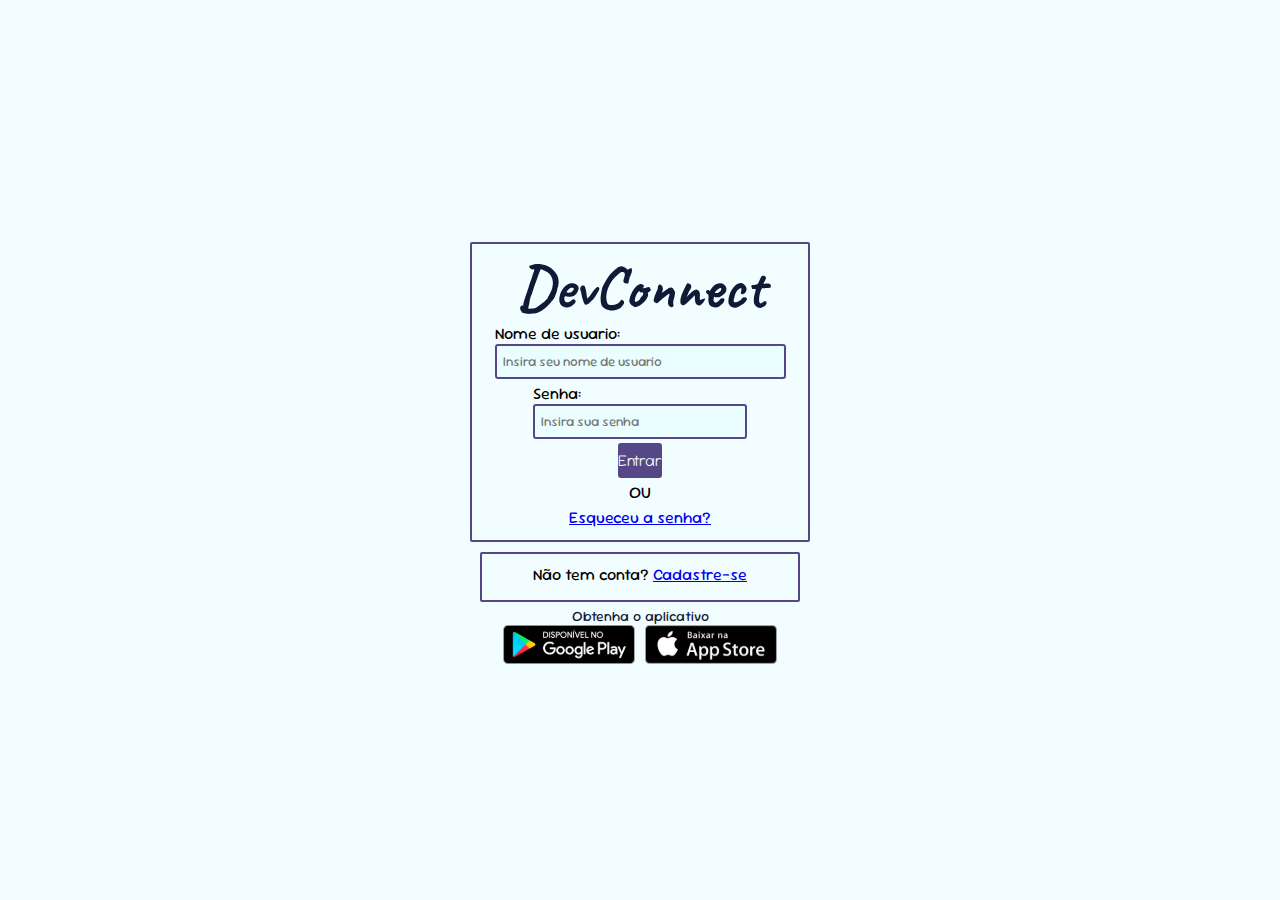
<file: static_devconnect/pages/index.html>
<!DOCTYPE html>
<html lang="pt-BR">

<head>
    <meta charset="UTF-8">
    <meta name="viewport" content="width=device-width, initial-scale=1.0">
    <meta name="author" content="Eduardo Pereira Silva">
    <meta name="description" content="Site da empresa Dev-Connect">

    <title> DevConnect - Login </title>
    <link rel="shortcut" href="../images/logo-sm.svg" type="image/x-icon">

    <!--  CSS -->
    <link rel="stylesheet" href="../style/global.css">
    <link rel="stylesheet" href="../style/login.css">

</head>

<body>

    <main>
        <div>

            <form id="formulario" class="estilo-formulario">

                <img src="../images/logo-lg.svg" alt="">

                <div>

                    <label for="">Nome de usuario:</label>
                    <input type="email" placeholder="  Insira seu nome de usuario" id="" >

                </div>


                <div>

                    <label for="">Senha:</label>
                    <input type="password" placeholder="  Insira sua senha" id="">

                </div>

                <button class="botao-roxo" type="submit">Entrar</button>

                <p>OU</p>

                <a href="#">Esqueceu a senha?</a>

            </form>

            <section id="cadastro" class="estilo-formulario">

                <p>Não tem conta? <a href="../pages/cadastro.html" class="cadastre-se"> Cadastre-se</a></p>

            </section>

            <p id="infomações-app">Obtenha o aplicativo</p>

            <!--  instalação  -->
            <section id="secao-aplicativo">

                <img src="../images/google-play.svg" alt="google">
                <img src="../images/app-store.svg" alt="app-store">

            </section>
        </div>
        <h1> Tela pricipal login </h1>

    </main>

</body>

</html>
</file>
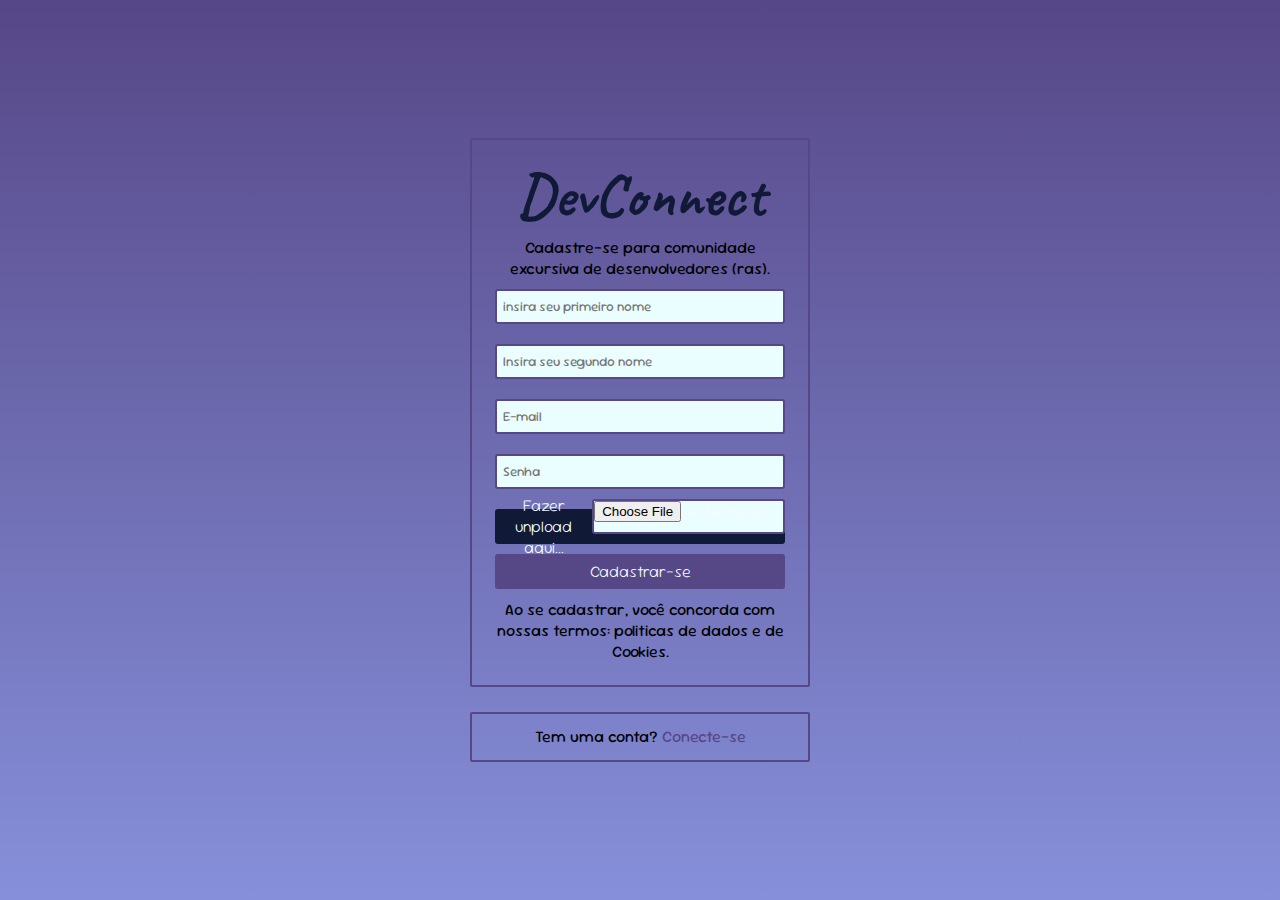
<file: static_devconnect/pages/cadastro.html>
<!DOCTYPE html>
<html lang="pt-BR">

<head>
    <meta charset="UTF-8">
    <meta name="viewport" content="width=device-width, initial-scale=1.0">
    <meta name="author" content="Eduardo Pereira Silva">
    <meta name="description" content="Site da empresa Dev-Connect">

    <title> DevConnect - Cadastro </title>
    <link rel="shortcut" href="../images/logo-sm.svg" type="image/x-icon">

    <!--  CSS -->
    <link rel="stylesheet" href="../style/global.css">
    <link rel="stylesheet" href="../style/cadastro.css">

</head>

<body>

    <main>
        <div>

            <form id="formulario" class="estilo-formulario">

                <img src="../images/logo-lg.svg" alt="">

                <p>Cadastre-se para comunidade excursiva de desenvolvedores (ras).</p>

                <input type="text" placeholder="  insira seu primeiro nome" id="">
                <input type="text" placeholder="  Insira seu segundo nome" id="">
                <input type="email" placeholder="  E-mail" id="">
                <input type="password" placeholder="  Senha" id="">

                <div class="botao-azul">

                    <label for="botao-file" >Fazer unpload aqui...</label>
                    <input type="file" id="botao-file" class="file">

                </div>

                <button class="botao-roxo" type="submit">Cadastrar-se</button>


                <p>Ao se cadastrar, você concorda com nossas termos: politicas de dados e de Cookies.</p>

            </form>

            <section id="cadastro" class="estilo-formulario">

                <p>Tem uma conta? <a href="../pages/index.html" class="cadastre-se"> Conecte-se</a></p>

            </section>

        </div>

        <h1> Tela pricipal login </h1>

    </main>

</body>

</html>
</file>
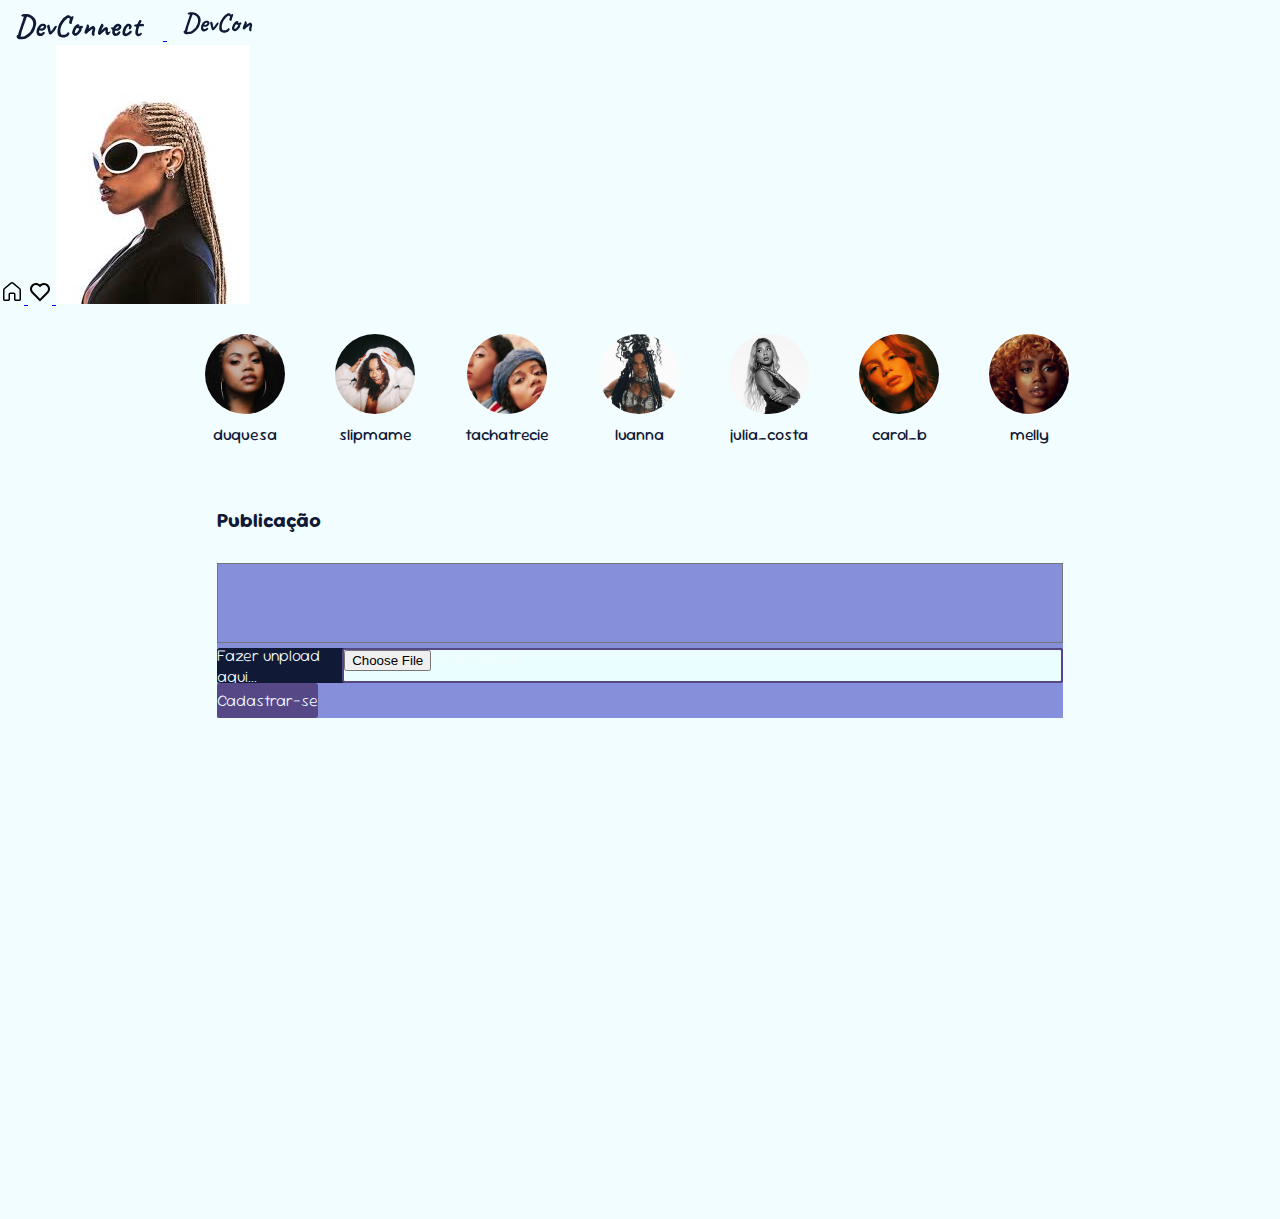
<file: static_devconnect/pages/feead.html>
<!DOCTYPE html>
<html lang="pt-BR">

<head>
    <meta charset="UTF-8">
    <meta name="viewport" content="width=device-width, initial-scale=1.0">
    <meta name="author" content="Eduardo Pereira Silva">
    <meta name="description" content="Site da empresa DevConnect">

    <title> DevConnect - Feed </title>

    <link rel="shortcut icon" href="../images/logo-sm.svg" type="image/x-icon">

    <link rel="stylesheet" href="../style/global.css">
    <link rel="stylesheet" href="../style/feead.css">

</head>

<body>
    <h1>Tela feed - DevConnect</h1>
    <header id="cabecalho">
        <!-- inicio header -->
        <nav>

            <a id="logo-desktop" href="./feead.html">
                <img src="../images/logo-md.svg" alt="logo">
            </a>

            <a id="logo-mobile" href="./feead.html">
                <img src="../images/logo-sm.svg" alt="logo">
            </a>

            <!-- icons -->
            <div class="cabecalho-acoes">

                <a href="../pages/feead.html">
                    <img src="../images/icone-casa-preto.svg" alt="casa">
                </a>

                <a href="#">
                    <img src="../images/icone-coracao-preto.svg" alt="coração">
                </a>

                <a href="#">
                    <img id="foto-perfil" src="../images/imagen-ebony.jpg" alt="foto de perfil">
                </a>
            </div>

        </nav>

        <!-- fim header -->
    </header>

    <main>
        <!-- inicio main -->
        <div class="secao-storys">

            <section id="storys" class="estilo-formulario">

                <article class="card-story">

                    <a href="#">
                        <img src="../images/imagen-duque.jpg" alt="Foto do stories">
                        <span>Duquesa</span>
                    </a>

                </article>

                <article class="card-story">

                    <a href="#">
                        <img src="../images/imagen-slipmame.jpg" alt="Foto do stories">
                        <span>SlipMame</span>
                    </a>
                </article>

                <article class="card-story">

                    <a href="#">
                        <img src="../images/images-tacha-e-trecie.jpg" alt="Foto do stories">
                        <span>tachaTrecie</span>
                    </a>
                </article>

                <article class="card-story">
                    <a href="#">
                        <img src="../images/imagen-luanna.jpg" alt="Foto do stories">
                        <span>Luanna</span>
                    </a>
                </article>

                <article class="card-story">
                    <a href="#">
                        <img src="../images/imagen-juliaC.jpg" alt="Foto do stories">
                        <span>Julia_Costa</span>
                    </a>
                </article>

                <article class="card-story">
                    <a href="#">
                        <img src="../images/imagen-carol.jpg" alt="Foto do stories">
                        <span>Carol_B</span>
                    </a>
                </article>

                <article class="card-story">
                    <a href="#">
                        <img src="../images/image-melly.jpg" alt="Foto do stories">
                        <span>Melly</span>
                    </a>
                </article>

                <article class="card-story">

                    <a href="#">
                        <img src="../images/imagen-doja.png" alt="Foto do stories">
                        <span>Doja_Cat</span>
                    </a>

                </article>

                <article class="card-story">

                    <a href="#">
                        <img src="../images/imagen-sza.jpg" alt="Foto do stories">
                        <span>sza</span>
                    </a>
                </article>

                <article class="card-story">

                    <a href="#">
                        <img src="../images/image-summerWalker.jpg" alt="Foto do stories">
                        <span>summer_Walker</span>
                    </a>
                </article>

            </section>

            <section id="cadastro-publi" class="estilo-formulario">

                <h2>Publicação</h2>

                <form action="">
                    <textarea name="" id=""></textarea>

                    <div >
                        <div class="botao-azul">

                            <label for="botao-file" >Fazer unpload aqui...</label>
                            <input type="file" id="botao-file" class="file">
        
                        </div>

                        <button class="botao-roxo" type="submit">Cadastrar-se</button>
                    </div>
                </form>

            </section>

        </div>
        <!-- fim main -->
    </main>

</body>

</html>
</file>
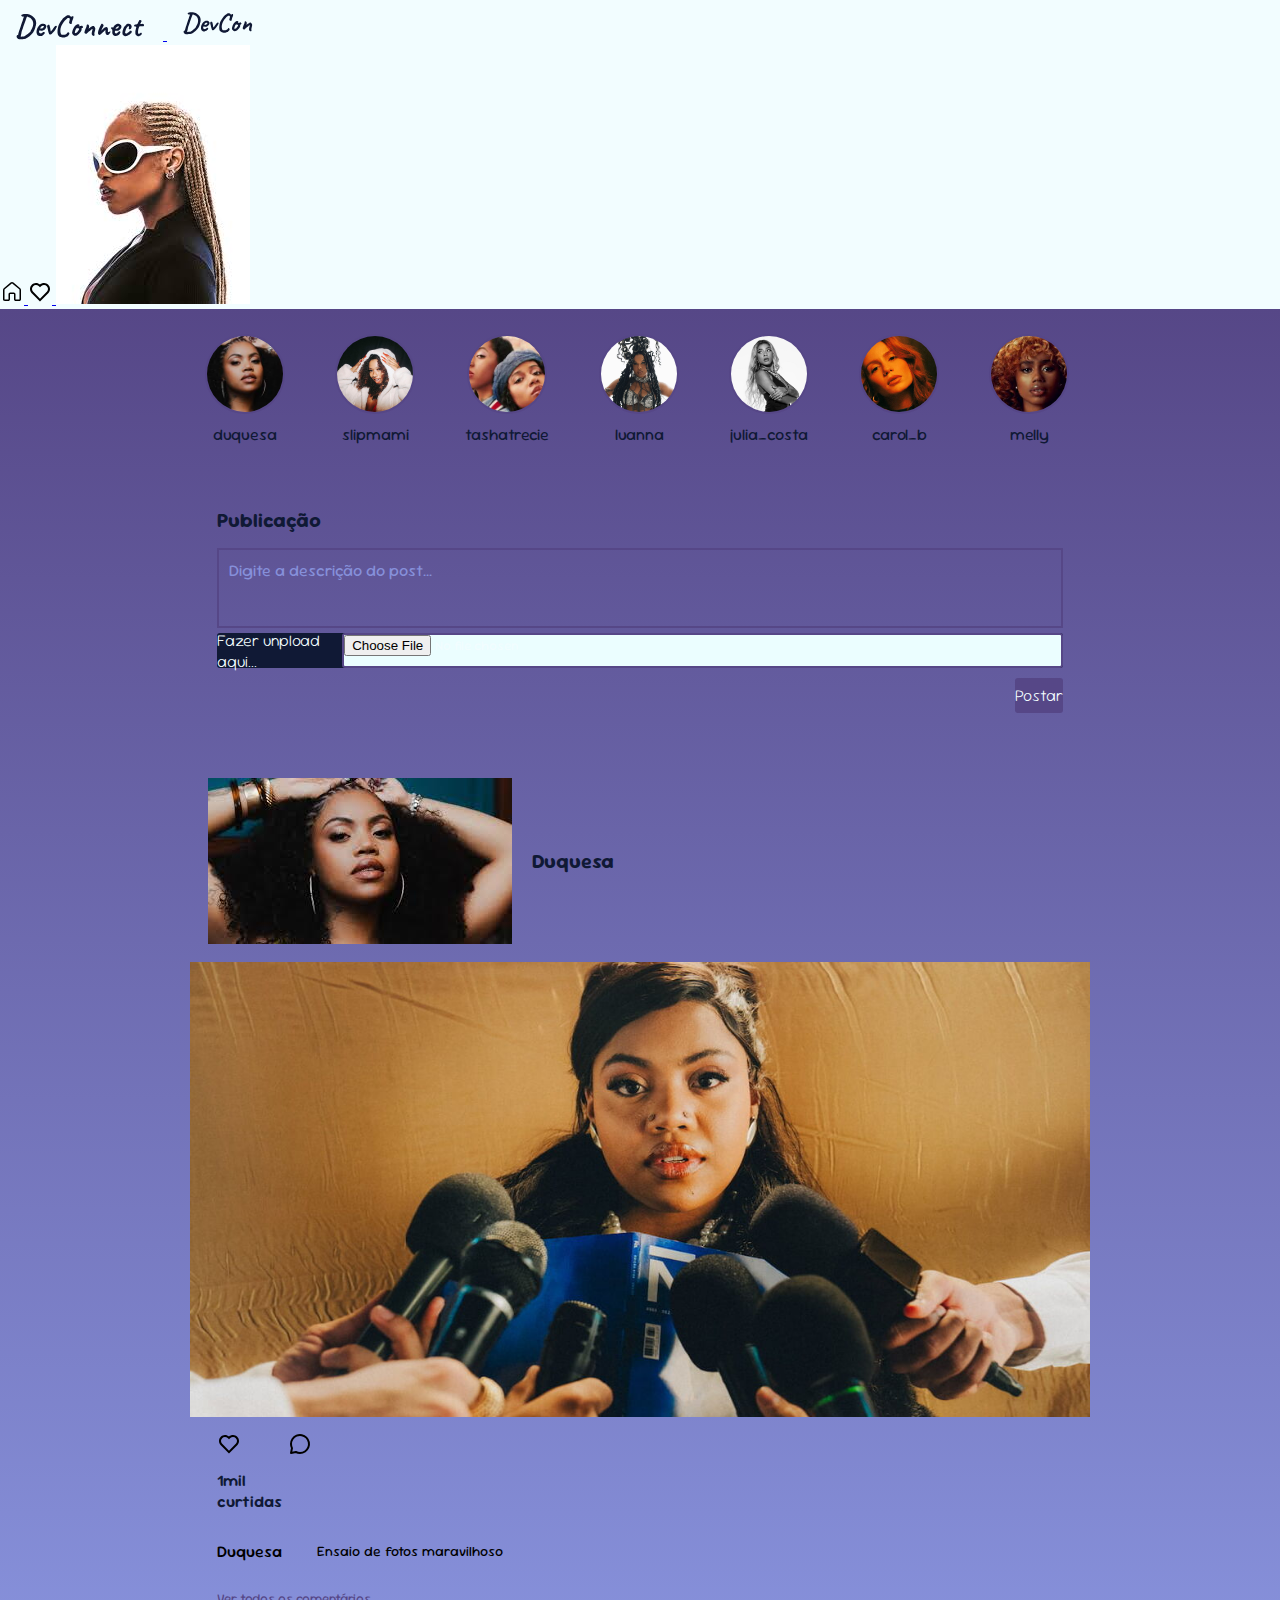
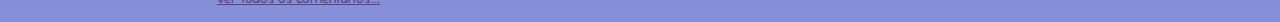
<file: static_devconnect/pages/feed.html>
<!DOCTYPE html>
<html lang="pt-BR">

<head>
    <meta charset="UTF-8">
    <meta name="viewport" content="width=device-width, initial-scale=1.0">
    <meta name="author" content="Eduardo Pereira Silva">
    <meta name="description" content="Site da empresa DevConnect">

    <title> DevConnect - Feed </title>

    <link rel="shortcut icon" href="../images/logo-sm.svg" type="image/x-icon">

    <link rel="stylesheet" href="../style/global.css">
    <link rel="stylesheet" href="../style/feed.css">

</head>

<body>
    <h1>Tela feed - DevConnect</h1>
    <header id="cabecalho">
        <!-- inicio header -->
        <nav>

            <a id="logo-desktop" href="./feed.html">
                <img src="../images/logo-md.svg" alt="logo">
            </a>

            <a id="logo-mobile" href="./feead.html">
                <img src="../images/logo-sm.svg" alt="logo">
            </a>

            <!-- icons -->
            <div class="cabecalho-acoes">

                <a href="../pages/feed.html">
                    <img src="../images/icone-casa-preto.svg" alt="casa">
                </a>

                <a href="#">
                    <img src="../images/icone-coracao-preto.svg" alt="coração">
                </a>

                <a href="../pages/perfil.html">
                    <img class="foto-perfil" src="../images/imagen-ebony.jpg" alt="foto de perfil">
                </a>
            </div>

        </nav>

        <!-- fim header -->
    </header>

    <main>
        <!-- inicio main -->
        <div class="secao-storys">

            <!-- inicio dos storys -->
            <section id="storys" class="estilo-formulario">

                <article class="card-story">

                    <a href="#">
                        <img src="../images/imagen-duque.jpg" alt="Foto do stories">
                        <span>Duquesa</span>
                    </a>

                </article>

                <article class="card-story">

                    <a href="#">
                        <img src="../images/imagen-slipmame.jpg" alt="Foto do stories">
                        <span>SlipMami</span>
                    </a>
                </article>

                <article class="card-story">

                    <a href="#">
                        <img src="../images/images-tacha-e-trecie.jpg" alt="Foto do stories">
                        <span>tashaTrecie</span>
                    </a>
                </article>

                <article class="card-story">
                    <a href="#">
                        <img src="../images/imagen-luanna.jpg" alt="Foto do stories">
                        <span>Luanna</span>
                    </a>
                </article>

                <article class="card-story">
                    <a href="#">
                        <img src="../images/imagen-juliaC.jpg" alt="Foto do stories">
                        <span>Julia_Costa</span>
                    </a>
                </article>

                <article class="card-story">
                    <a href="#">
                        <img src="../images/imagen-carol.jpg" alt="Foto do stories">
                        <span>Carol_B</span>
                    </a>
                </article>

                <article class="card-story">
                    <a href="#">
                        <img src="../images/image-melly.jpg" alt="Foto do stories">
                        <span>Melly</span>
                    </a>
                </article>

                <article class="card-story">

                    <a href="#">
                        <img src="../images/imagen-doja.png" alt="Foto do stories">
                        <span>Doja_Cat</span>
                    </a>

                </article>

                <article class="card-story">

                    <a href="#">
                        <img src="../images/imagen-sza.jpg" alt="Foto do stories">
                        <span>sza</span>
                    </a>
                </article>

                <article class="card-story">

                    <a href="#">
                        <img src="../images/image-summerWalker.jpg" alt="Foto do stories">
                        <span>summer_Walker</span>
                    </a>
                </article>

            </section>
            <!-- fim dos storys -->

            <!-- inicio do cadastro-publi -->
            <section id="cadastro-publi" class="estilo-formulario">

                <h2>Publicação</h2>

                <form action="">
                    <textarea name="" id="" placeholder="Digite a descrição do post..."></textarea>

                    <footer class="botaos">
                        <div class="botao-azul">

                            <label for="botao-file">Fazer unpload aqui...</label>
                            <input type="file" id="botao-file" class="file">

                        </div>

                        <button class="botao-roxo" type="submit">Postar</button>
                    </footer>
                </form>

            </section>
            <!-- fim do cadastro-publi -->

            <!-- inicio do card publicações -->
            <section id="publicacoes" class="estilo-formulario">

                <article class="card-publi">
                    <header>
                        <a href="#">
                            <img class="foto-perfil" src="../images/imagen-duque.jpg" alt="Foto do stories">
                            <span>Duquesa</span>
                        </a>

                    </header>


                    <figure>
                        <img class="imagem-publicacao" src="../images/imagen-publi-feed.jpg" alt="Publicação">

                        <figcaption class="descricao-publicacao">
                            Duquesa
                            <p>Ensaio de fotos maravilhoso</p>
                        </figcaption>

                        <div class="acoes-publicacao">

                            <button><img src="../images/icone-coracao-preto.svg" alt="icon heard"></button>



                            <button><img src="../images/icone-comentario-preto.svg" alt="icon coment"></button>

                            <span>1mil curtidas</span>

                        </div>
                    </figure>

                    <button class="botao-publicacao">Ver todos os comentários...</button>
                </article>

            </section>
            <!-- fim do card publicações -->

        </div>
        <!-- fim main -->
    </main>

</body>

</html>
</file>
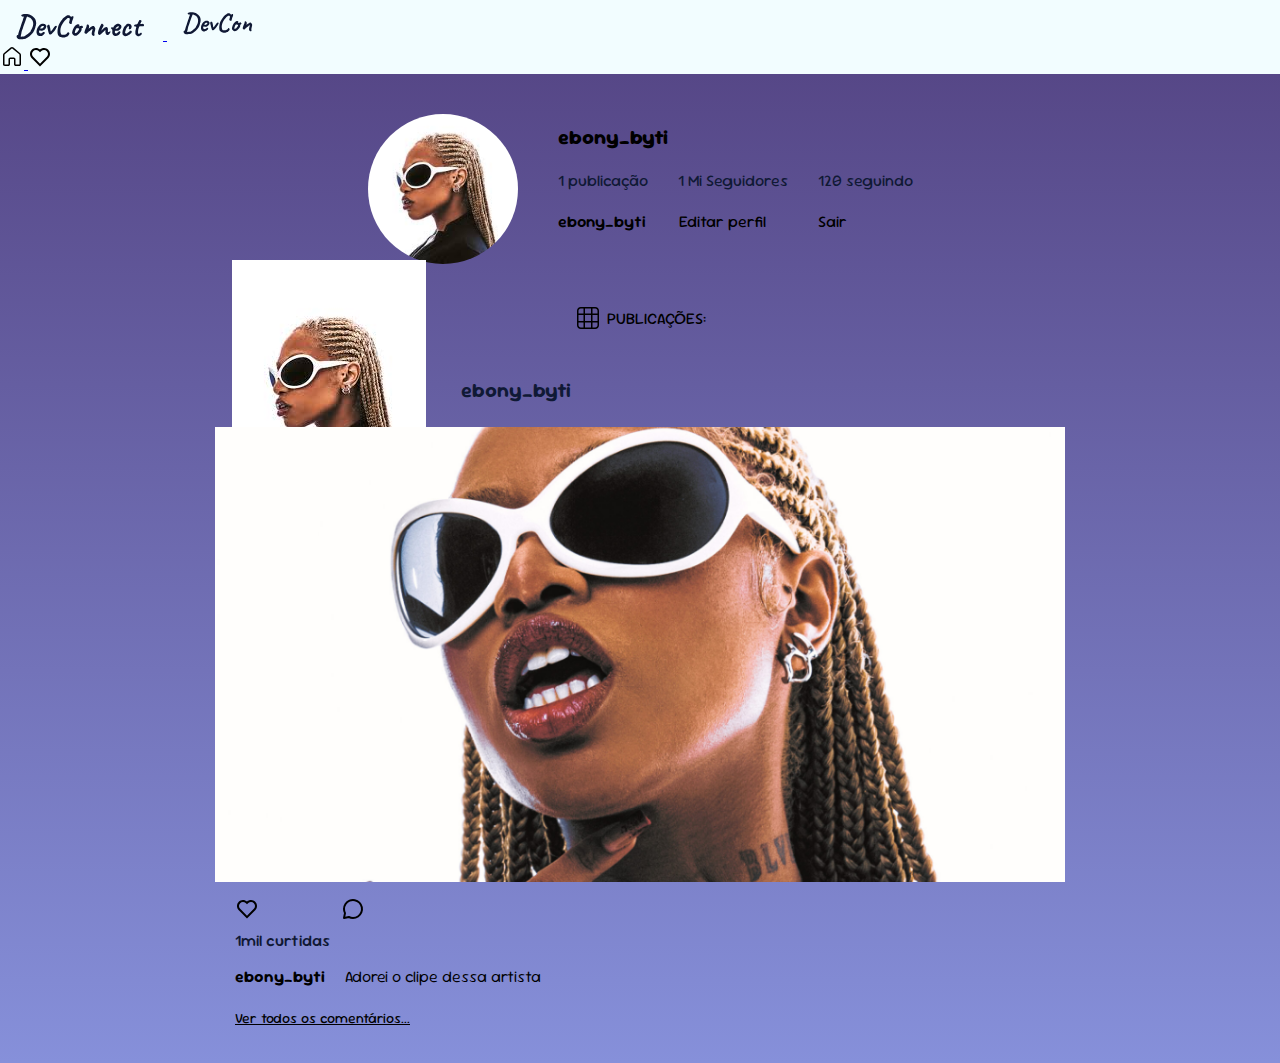
<file: static_devconnect/pages/perfil.html>
<!DOCTYPE html>
<html lang="pt-BR">

<head>
    <meta charset="UTF-8">
    <meta name="viewport" content="width=device-width, initial-scale=1.0">
    <meta name="author" content="Eduardo Pereira Silva">
    <meta name="description" content="Site da empresa DevConnect">

    <title> DevConnect - perfil </title>

    <link rel="shortcut icon" href="../images/logo-sm.svg" type="image/x-icon">

    <link rel="stylesheet" href="../style/global.css">
    <link rel="stylesheet" href="../style/perfil.css">
</head>

<body>

    <header id="cabecalho">
        <nav>

            <a id="logo-desktop" href="./feed.html">
                <img src="../images/logo-md.svg" alt="logo">
            </a>

            <a id="logo-mobile" href="./feead.html">
                <img src="../images/logo-sm.svg" alt="logo">
            </a>

            <div class="cabecalho-acoes">

                <a href="../pages/feed.html">
                    <img src="../images/icone-casa-preto.svg" alt="casa">
                </a>

                <a href="#">
                    <img src="../images/icone-coracao-preto.svg" alt="coração">
                </a>

            </div>

        </nav>

    </header>

    <body>

        <h1>Tela Perfil - DevConnect</h1>

        <main>

            <div class="container-flex-publi">

                <section id="perfil">

                    <div id="informacoes">

                        <nav id="secao-perfil">
                            <a href="../pages/perfil.html"><img id="foto-perfil-2" src="../images/imagen-ebony.jpg" alt=""></a>

                            <div id="informacoes-perfil">
                                <span>ebony_byti</span>
                                <div id="publicacoes-seguindo-seguidores">
                                    <a href="#">1 publicação</a>
                                    <a href="#">1 Mi Seguidores </a>
                                    <a href="#">120 seguindo</a>
                                </div>

                                <div id="editar-perfil-sair">
                                    <span>ebony_byti</span>
                                    <a href="#">Editar perfil</a>
                                    <a href="#">Sair</a>
                                </div>
                            </div>
                        </nav>

                    </div>

                    <a href=""><img src="../images/icone-galeria-preto.svg" alt="">Publicações:</a>

                </section>

                <section class="estilo-formulario">

                    <article class="card-publi">

                        <header>

                            <a href="#"><img class="foto-perfil" src="../images/imagen-ebony.jpg"
                                    alt=""><span>ebony_byti</span></a>

                        </header>

                        <figure>

                            <img class="foto-publi" src="../images/imagen-publi.png" alt="">


                            <figcaption class="descricao-publi">

                                ebony_byti

                                <p>Adorei o clipe dessa artista</p>

                            </figcaption>

                            <div class="interacoes-publi">

                                <button>
                                    <img src="../images/icone-coracao-preto.svg" alt="">
                                </button>

                                <button>
                                    <img src="../images/icone-comentario-preto.svg" alt="">
                                </button>

                                <span>1mil curtidas</span>

                            </div>

                        </figure>

                        <button id="ver-comentarios" type="button">Ver todos os comentários...</button>

                    </article>

                </section>

            </div>

        </main>

    </body>


</html>
</file>
<file: static_devconnect/style/global.css>
@import url('https://fonts.googleapis.com/css2?family=Caveat:wght@400..700&family=Sour+Gummy:ital,wght@0,100..900;1,100..900&display=swap');

:root {

    --cor-braco: #F2FDFF;
    --cor-azul: #101935;
    --cor-cosa: #B79FDB;
    --cor-roxoAzulado: #8690DA;
    --cor-roxo: #564787;

    --borda: 2px solid var(--cor-roxo);
    --borda-arredondamento: 3px;

    --tamanho-fonte-lg: 20px;
    --tamanho-fonte-sm: 16px;
    --tamanho-fonte-ls: 14px;

}

/* SELETOR GLOBAL */

* {

    font-family: "Sour Gummy", sans-serif;

    margin: 0px;
    padding: 0px;
    box-sizing: border-box;

}

body {

    background-color: var(--cor-braco);

}

h1 {

    position: absolute;
    z-index: -1;
    /*camadas do elemento*/
    opacity: 0%;

}

/*formulario*/

input {

    width: 100%;
    height: 35px;
    border: var(--borda);
    background-color: #ebfeff;
    border-radius: var(--borda-arredondamento);

}

.botao-roxo {

    height: 35px;
    background-color: var(--cor-roxo);
    color: var(--cor-braco);
    border-radius: var(--borda-arredondamento);
    font-size: var(--tamanho-fonte-sm);
    font-weight: 200;
    border: none;
    cursor: pointer;

}

.botao-azul{

    width: 100%;
    height: 35px;
    background-color: var(--cor-azul);
    color: var(--cor-braco);
    border-radius: var(--borda-arredondamento);
    font-size: var(--tamanho-fonte-sm);
    font-weight: 200;
    border: none;
    cursor: pointer;
    display: flex;
    align-items: center;
    justify-content: center;
}
</file>
<file: static_devconnect/style/login.css>
main {

    height: 100%;
    min-height: 100vh;
    background-color: var(--cor-braco);

    display: flex;
    justify-content: center;
    align-items: center;

}

main>div {

    width: 50%;
    height: 500px;
    display: flex;
    flex-direction: column;
    justify-content: center;
    align-items: center;

}

/*formulario*/
#formulario {

    height: 300px;
    display: flex;
    flex-direction: column;
    justify-content: space-around;
    align-items: center;
}

#cadastro {

    width: 50%;
    max-width: 340px;
    height: 50px;
    display: flex;
    justify-content: center;

}

#infomações-app {

    font-size: var(--tamanho-fonte-ls);
    color: var(--cor-azul);
    font-weight: 400;

}

.estilo-formulario {

    width: 100%;
    max-width: 340px;
    border: var(--borda);
    background-color: var(--cor-braco);
    padding: 10px;
    margin: 5px;
    border-radius: 2px;

}

#secao-aplicativo {

    display: flex;
    flex-wrap: wrap;
    justify-content: center;
    gap: 10px;

}

#secao-aplicativo img {

    width: 132px;
    height: 39px;
    cursor: pointer;
    
}
</file>
<file: static_devconnect/style/cadastro.css>
main {

    height: 100%;
    min-height: 100vh;
    background-color: var(--cor-roxo);
    background-image: linear-gradient(var(--cor-roxo), var(--cor-roxoAzulado));
    display: flex;
    justify-content: center;
    align-items: center;


}

main>div {
    width: 90%;
    display: flex;
    flex-direction: column;
    align-items: center;
    gap: 15px;

}

/*formulario*/
#formulario {

    display: flex;
    flex-direction: column;
    align-items: center;
    padding: 2%;
    gap: 10px;
    text-align: center;
}

#cadastro {

    /* width: 50%; */
    height: 50px;
    display: flex;
    justify-content: center;
    align-items: center;

}

.cadastre-se {

    color: var(--cor-roxo);
    cursor: pointer;
    text-decoration: none;

}

#infomações-app {

    font-size: var(--tamanho-fonte-ls);
    color: var(--cor-azul);
    font-weight: 400;

}

.estilo-formulario {

    width: 100%;
    max-width: 340px;
    border: var(--borda);
    background-color: var(--cor-branco);
    margin: 5px;
    border-radius: 2px;

}

input {

    margin-bottom: 10px;

}

.botao-roxo {

    width: 100%;

}

#botao-file {

    width: 100%;
    margin-bottom: 20px;

}

.botao-azul{

    width: 100%;

}
</file>
<file: static_devconnect/style/feead.css>
main {
    min-height: 100vh;
    width: 100%;
    margin-top: 10px;

    display: flex;
    justify-content: center;
}

.secao-storys {
    width: 90%;
    max-width: 900px;
    height: 700px;
    display: flex;
    flex-direction: column;
    gap: 20px;
}

#storys {

    /* width: 100%; */
    display: flex;
    justify-content: space-around;
    align-items: center;
    overflow-x: scroll;
    gap: 20px;

}

#storys::-webkit-scrollbar {

    width: 0px;

}

.card-story {
    /*width: 100%;
    max-width: 150px;*/
    display: flex;
}

.card-story>a {
    display: flex;
    flex-direction: column;
    justify-content: center;
    align-items: center;
    gap: 10px;
    padding: 10px;
    margin: 5px;
    text-decoration: none;

}

.card-story>a>img {
    border-radius: 50%;
    width: 80px;
    height: 80px;
    object-fit: cover;
    object-position: center;

}

.card-story>a>span {

    color: var(--cor-azul);
    font-size: var(--tamanho-fonte-sm);
    text-transform: lowercase;

}

/*seção criar publi*/

#cadastro-publi {

    display: flex;
    flex-direction: column;
    gap: 30px;
    padding: 3%;
}

#cadastro-publi>h2 {

    font-size: var(--tamanho-fonte-lg);
    color: var(--cor-azul);

}

#cadastro-publi>form {

    background-color: var(--cor-roxoAzulado);

}


#cadastro-publi>form>textarea {

    width: 100% !important;
    height: 80px !important;
    background-color: var(--cor-branco);
    resize: none;
    padding: 10px;
    color: var(--cor-roxoAzulado);
    font-size: var(--tamanho-fonte-sm);

}
</file>
<file: static_devconnect/style/feed.css>
main {
    /* min-height: 100vh; */
    width: 100%;
    padding-top: 10px;
    background-color: var(--cor-roxo);
    background-image: linear-gradient(var(--cor-roxo), var(--cor-roxoAzulado));
    display: flex;
    justify-content: center;


}

.secao-storys {
    width: 90%;
    max-width: 900px;
    /* height: 700px; */
    display: flex;
    flex-direction: column;
    gap: 20px;
}

#storys {

    /* width: 100%; */
    display: flex;
    justify-content: space-around;
    align-items: center;
    overflow-x: scroll;
    gap: 20px;

}

#storys::-webkit-scrollbar {

    width: 0px;

}

.card-story {
    /*width: 100%;
    max-width: 150px;*/
    display: flex;
}

.card-story>a {
    display: flex;
    flex-direction: column;
    justify-content: center;
    align-items: center;
    gap: 10px;
    padding: 10px;
    margin: 5px;
    text-decoration: none;

}

.card-story>a>img {
    border-radius: 50%;
    width: 80px;
    height: 80px;
    object-fit: cover;
    object-position: center;
    border: var(--borda);

}

.card-story>a>span {

    color: var(--cor-azul);
    font-size: var(--tamanho-fonte-sm);
    text-transform: lowercase;

}

/*seção criar publi*/

#cadastro-publi {

    display: flex;
    flex-direction: column;
    gap: 15px;
    padding: 3%;
}

#cadastro-publi>h2 {

    font-size: var(--tamanho-fonte-lg);
    color: var(--cor-azul);

}

#cadastro-publi>form>textarea {

    width: 100% !important;
    height: 80px !important;
    background-color: var(--cor-branco);
    resize: none;
    padding: 10px;
    color: var(--cor-azul);
    font-size: var(--tamanho-fonte-sm);
    border: var(--borda);
}

#cadastro-publi>form>textarea::placeholder {

    color: var(--cor-roxoAzulado);

}

.botaos {

    display: flex;
    justify-content: end;
    gap: 10px;
    flex-wrap: wrap;

}

/*********   seção publicações   ***********/

#publicacoes {

    width: 100%;

}

.card-publi {

    width: 100%;

}

.card-publi>header {

    /* height: 80px; */
    display: flex;
    align-items: center;
    padding: 2%;

}

.card-publi>header>a {

    display: flex;
    align-items: center;
    gap: 20px;
    text-decoration: none;
    color: var(--cor-azul);
    font-size: var(--tamanho-fonte-lg);
    font-weight: 700;
}

.card-publi>figure {

    width: 100%;
    display: flex;
    flex-direction: column;

}

.imagem-publicacao {

    object-fit: cover;
    width: 100%;
    height: 455px;

}

.descricao-publicacao {

    display: flex;
    align-items: center;
    gap: 10px;
    font-size: var(--tamanho-fonte-sm);
    font-weight: 500;
    order: 2;
    margin: 0px 3%;
    flex-wrap: wrap;
}

.descricao-publicacao>p {

    font-size: var(--tamanho-fonte-ls);
    font-weight: 400;
    order: 1;
    margin: 15px 3% ;

}

.acoes-publicacao {

    width: 95px;
    display: flex;
    justify-content: space-between;
    flex-wrap: wrap;
    gap: 10px;
    order: 1;
    margin: 15px 3% ;


}

.acoes-publicacao >button {

    border: none;
    background-color: transparent;
    cursor: pointer;


}

.acoes-publicacao> span{

font-size: var(--tamanho-fonte-sm);
font-weight: 600;
color: var(--cor-azul);

}

.card-publi > button{

margin: 15px 3%;;

}

.botao-publicacao{

color: var(--cor-roxo);
border: 0;
background-color: transparent;
cursor: pointer;
text-decoration: underline;

}
</file>
<file: static_devconnect/style/perfil.css>
main{
    width: 100%;
    min-height: 100vh;
    background-color: var(--cor-roxo);
    background-image: linear-gradient(var(--cor-roxo), var(--cor-roxoAzulado));
    display: flex;
    padding: 20px;
    justify-content: center;
}

.container-flex-publi{
    width: 90%;
    max-width: 850px;
    display: flex;
    flex-direction: column;
    gap: 20px;
}

#perfil{
    background-color: transparent;
    display: flex;
    flex-direction: column;
    justify-content: center;
    align-items: center;
    gap: 15px;
    flex-wrap: wrap;
}

#perfil > a{
    text-decoration: none;
    display: flex;
    align-items: center;
    color: black;
    text-transform: uppercase;
    gap: 5px;
}

#informacoes{
    width: 100%;
    display: flex;
    justify-content: center;
    padding: 20px;
    border-bottom: 2px solid var(--cor-roxoEscuro);
    flex-wrap: wrap;
}

#secao-perfil{
    display: flex;
    gap: 40px;
}

#informacoes-perfil{
    display: flex;
    flex-direction: column;
    gap: 20px;
    margin-top: 10px;
}

#informacoes-perfil > span{
    font-size: var(--tamanho-fonte-lg);
    font-weight: 800;
}

#publicacoes-seguindo-seguidores{
    display: flex;
    gap: 30px;
}

#publicacoes-seguindo-seguidores > a{
    text-decoration: none;
    color: var(--cor-azul);
}

#editar-perfil-sair{
    display: flex;
    gap: 33px;
}

#editar-perfil-sair > a{
    text-decoration: none;
    color: var(--cor-roxoEscuro);
    padding-right: 19px;
}

#editar-perfil-sair > span{
    font-size: var(--tamanho-fonte-sm);
    font-weight: 600;
}

#foto-perfil-2{
    width: 150px;
    height: 150px;
    object-fit: cover;
    border-radius: 50%;
}

.card-publi{
    padding-bottom: 15px;
    border-radius: var(--borda-arredondamento);

}

.card-publi > header{
    display: flex;
    align-items: center;
    height: 75px;
    padding: 2%;
}

.card-publi > header > a{
    width: 100%;
    display: flex;
    align-items: center;
    gap: 35px;
    text-decoration: none;
}

.card-publi > header > a > span{
    color: var(--cor-azul);
    font-size: var(--tamanho-fonte-lg);
    font-weight: 700;
}

.card-publi > figure{
    display: flex;
    flex-direction: column;
    gap: 15px;
    padding-bottom: 20px;
}

.foto-publi{
    height: 455px;
    object-fit: cover;
}

.descricao-publi{
    display: flex;
    order: 3;
    padding-left: 20px;
    gap: 20px;
    font-weight: 700;
}

.descricao-publi > p{
    font-weight: 300;
}

.interacoes-publi{
    width: 150px;
    display: flex;
    flex-wrap: wrap;
    justify-content: space-between;
    padding-left: 20px;
    order: 2;
    gap: 5px;

}

.interacoes-publi > button{
    border: none;
    background-color: transparent;
    cursor: pointer;

}

.interacoes-publi> span{
    font-size: var(--tamanho-fonte-ms);
    font-weight: 500;
    color: var(--cor-azul);
}

#ver-comentarios{
    margin-left: 20px;
    border: none;
    background-color: transparent;
    color: var(--cor-roxoEscuro);
    font-size: var(--tamanho-fonte-ls);
    cursor: pointer;
    text-decoration: underline;
}
</file>
